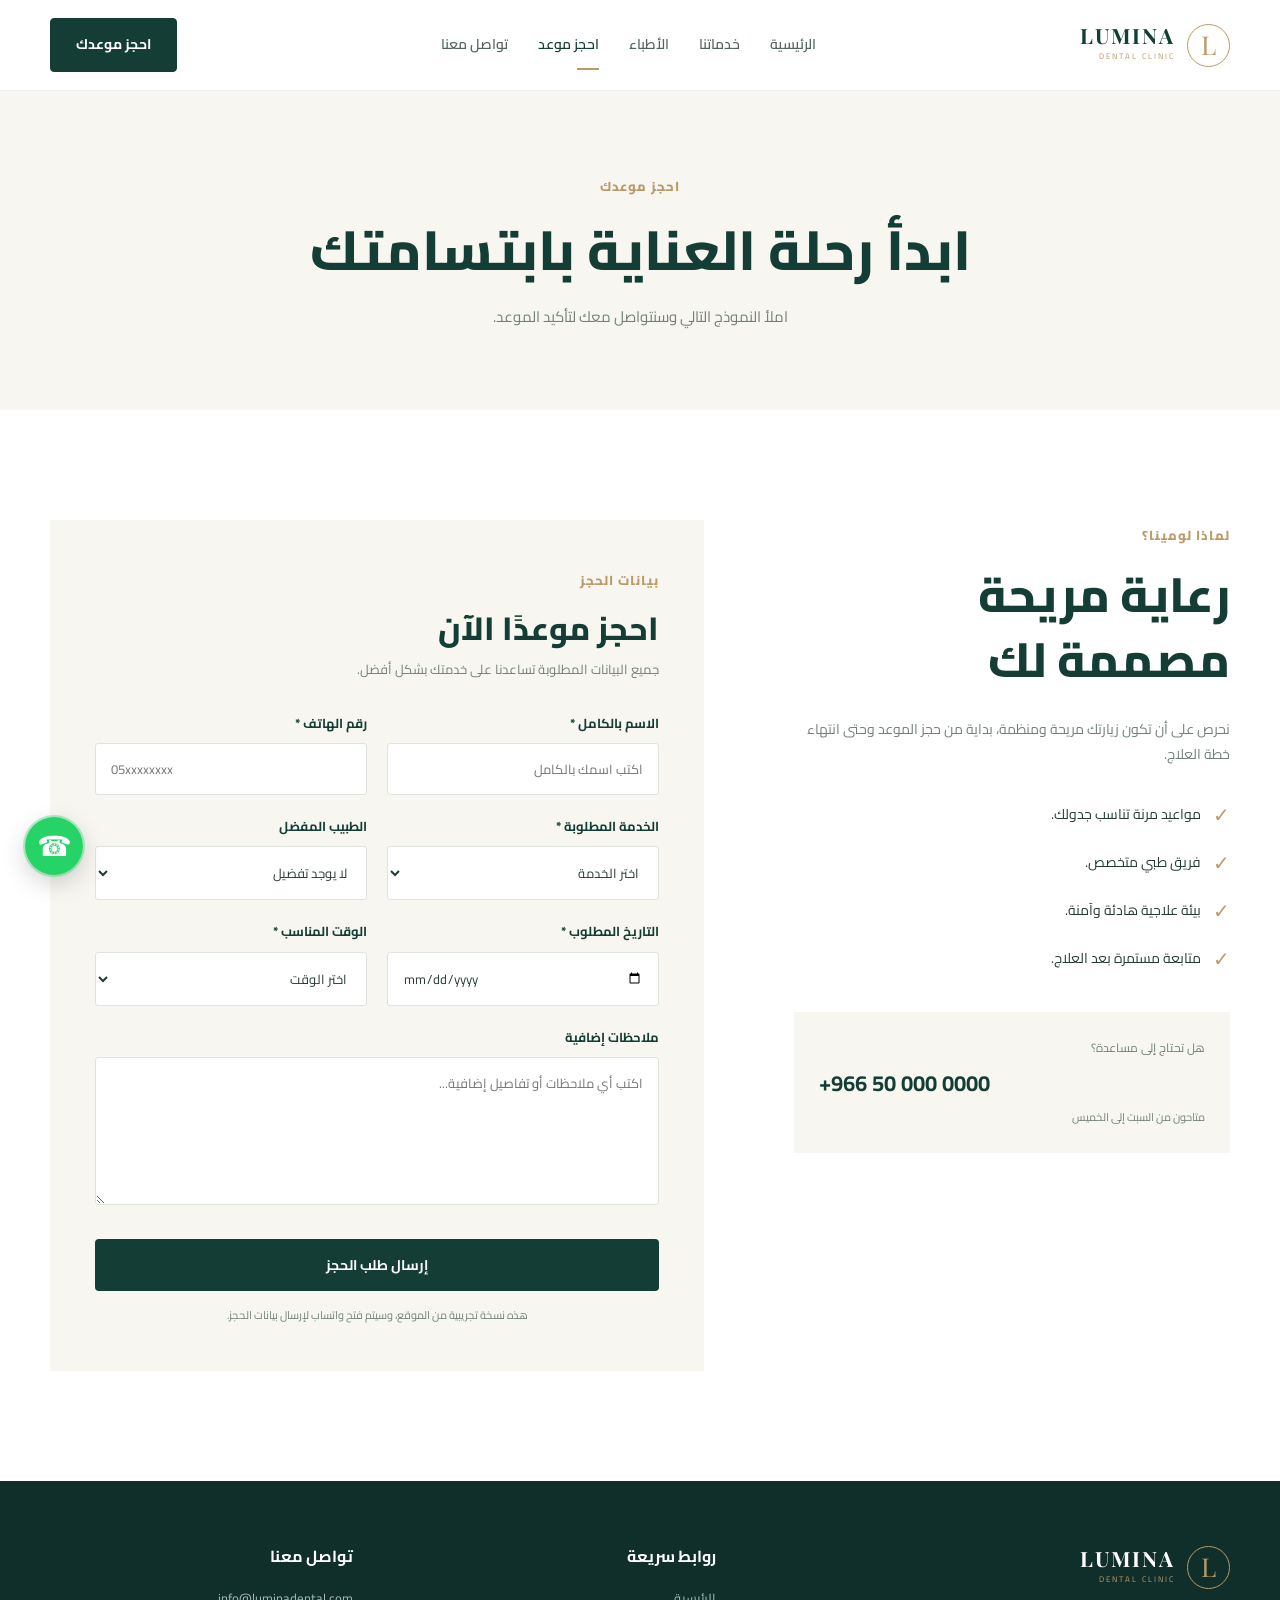
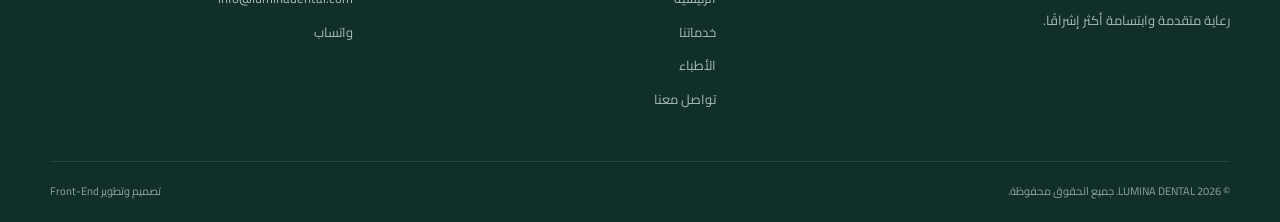
<file: appointment.html>
<!DOCTYPE html>
<html lang="ar" dir="rtl">
<head>
    <meta charset="UTF-8">
    <meta name="viewport" content="width=device-width, initial-scale=1.0">

    <title>حجز موعد | LUMINA DENTAL</title>

    <link rel="preconnect" href="https://fonts.googleapis.com">
    <link rel="preconnect" href="https://fonts.gstatic.com" crossorigin>

    <link href="https://fonts.googleapis.com/css2?family=Cairo:wght@400;500;600;700;800&family=Playfair+Display:wght@600;700&display=swap" rel="stylesheet">

    <link rel="stylesheet" href="style.css">
</head>
<body>

<header class="site-header">
    <div class="container header-content">

        <a href="index.html" class="logo">
            <span class="logo-mark">L</span>
            <span>
                <strong>LUMINA</strong>
                <small>DENTAL CLINIC</small>
            </span>
        </a>

        <button class="menu-toggle" aria-label="فتح القائمة">☰</button>

        <nav class="main-nav">
            <a href="index.html">الرئيسية</a>
            <a href="services.html">خدماتنا</a>
            <a href="doctors.html">الأطباء</a>
            <a href="appointment.html" class="active">احجز موعد</a>
            <a href="contact.html">تواصل معنا</a>
        </nav>

        <a href="appointment.html" class="header-button">احجز موعدك</a>

    </div>
</header>

<main>

    <section class="inner-hero">
        <div class="container">
            <span class="eyebrow">احجز موعدك</span>
            <h1>ابدأ رحلة العناية بابتسامتك</h1>
            <p>املأ النموذج التالي وسنتواصل معك لتأكيد الموعد.</p>
        </div>
    </section>

    <section class="section appointment-page-section">
        <div class="container appointment-page-grid">

            <div class="appointment-info">
                <span class="eyebrow">لماذا لومينا؟</span>
                <h2>رعاية مريحة<br>مصممة لك</h2>

                <p>
                    نحرص على أن تكون زيارتك مريحة ومنظمة،
                    بداية من حجز الموعد وحتى انتهاء خطة العلاج.
                </p>

                <div class="appointment-info-list">

                    <div>
                        <span>✓</span>
                        <p>مواعيد مرنة تناسب جدولك.</p>
                    </div>

                    <div>
                        <span>✓</span>
                        <p>فريق طبي متخصص.</p>
                    </div>

                    <div>
                        <span>✓</span>
                        <p>بيئة علاجية هادئة وآمنة.</p>
                    </div>

                    <div>
                        <span>✓</span>
                        <p>متابعة مستمرة بعد العلاج.</p>
                    </div>

                </div>

                <div class="appointment-contact-box">
                    <span>هل تحتاج إلى مساعدة؟</span>
                    <strong dir="ltr">+966 50 000 0000</strong>
                    <small>متاحون من السبت إلى الخميس</small>
                </div>
            </div>

            <div class="appointment-form-wrapper">

                <div class="form-heading">
                    <span class="eyebrow">بيانات الحجز</span>
                    <h2>احجز موعدًا الآن</h2>
                    <p>جميع البيانات المطلوبة تساعدنا على خدمتك بشكل أفضل.</p>
                </div>

                <form id="appointmentForm" class="appointment-form">

                    <div class="form-row">

                        <div class="form-group">
                            <label for="patientName">الاسم بالكامل *</label>
                            <input
                                type="text"
                                id="patientName"
                                placeholder="اكتب اسمك بالكامل"
                                required
                            >
                        </div>

                        <div class="form-group">
                            <label for="patientPhone">رقم الهاتف *</label>
                            <input
                                type="tel"
                                id="patientPhone"
                                placeholder="05xxxxxxxx"
                                required
                            >
                        </div>

                    </div>

                    <div class="form-row">

                        <div class="form-group">
                            <label for="service">الخدمة المطلوبة *</label>
                            <select id="service" required>
                                <option value="">اختر الخدمة</option>
                                <option value="تنظيف وتلميع الأسنان">تنظيف وتلميع الأسنان</option>
                                <option value="تجميل الأسنان">تجميل الأسنان</option>
                                <option value="زراعة الأسنان">زراعة الأسنان</option>
                                <option value="تقويم الأسنان">تقويم الأسنان</option>
                                <option value="علاج الجذور">علاج الجذور</option>
                                <option value="فحص عام">فحص عام</option>
                            </select>
                        </div>

                        <div class="form-group">
                            <label for="doctor">الطبيب المفضل</label>
                            <select id="doctor">
                                <option value="">لا يوجد تفضيل</option>
                                <option value="د. أحمد محمود">د. أحمد محمود</option>
                                <option value="د. سارة علي">د. سارة علي</option>
                                <option value="د. محمد عادل">د. محمد عادل</option>
                            </select>
                        </div>

                    </div>

                    <div class="form-row">

                        <div class="form-group">
                            <label for="appointmentDate">التاريخ المطلوب *</label>
                            <input
                                type="date"
                                id="appointmentDate"
                                required
                            >
                        </div>

                        <div class="form-group">
                            <label for="appointmentTime">الوقت المناسب *</label>
                            <select id="appointmentTime" required>
                                <option value="">اختر الوقت</option>
                                <option value="10:00 صباحًا">10:00 صباحًا</option>
                                <option value="12:00 ظهرًا">12:00 ظهرًا</option>
                                <option value="02:00 ظهرًا">02:00 ظهرًا</option>
                                <option value="04:00 عصرًا">04:00 عصرًا</option>
                                <option value="06:00 مساءً">06:00 مساءً</option>
                                <option value="08:00 مساءً">08:00 مساءً</option>
                            </select>
                        </div>

                    </div>

                    <div class="form-group">
                        <label for="notes">ملاحظات إضافية</label>
                        <textarea
                            id="notes"
                            rows="5"
                            placeholder="اكتب أي ملاحظات أو تفاصيل إضافية..."
                        ></textarea>
                    </div>

                    <button type="submit" class="primary-button form-submit">
                        إرسال طلب الحجز
                    </button>

                    <div id="successMessage" class="form-message"></div>

                    <p class="form-disclaimer">
                        هذه نسخة تجريبية من الموقع، وسيتم فتح واتساب لإرسال بيانات الحجز.
                    </p>

                </form>

            </div>

        </div>
    </section>

</main>

<a
    class="whatsapp-float"
    href="https://wa.me/201000000000"
    target="_blank"
    aria-label="تواصل معنا عبر واتساب"
>
    ☎
</a>

<footer class="site-footer">
    <div class="container footer-grid">

        <div class="footer-brand">
            <a href="index.html" class="logo footer-logo">
                <span class="logo-mark">L</span>
                <span>
                    <strong>LUMINA</strong>
                    <small>DENTAL CLINIC</small>
                </span>
            </a>

            <p>رعاية متقدمة وابتسامة أكثر إشراقًا.</p>
        </div>

        <div class="footer-column">
            <h3>روابط سريعة</h3>
            <a href="index.html">الرئيسية</a>
            <a href="services.html">خدماتنا</a>
            <a href="doctors.html">الأطباء</a>
            <a href="contact.html">تواصل معنا</a>
        </div>

        <div class="footer-column">
            <h3>تواصل معنا</h3>
            <a href="mailto:info@luminadental.com">info@luminadental.com</a>
            <a href="https://wa.me/201000000000" target="_blank">واتساب</a>
        </div>

    </div>

    <div class="container footer-bottom">
        <p>© 2026 LUMINA DENTAL. جميع الحقوق محفوظة.</p>
        <p>تصميم وتطوير Front-End</p>
    </div>
</footer>

<script src="script.js"></script>
</body>
</html>
</file>
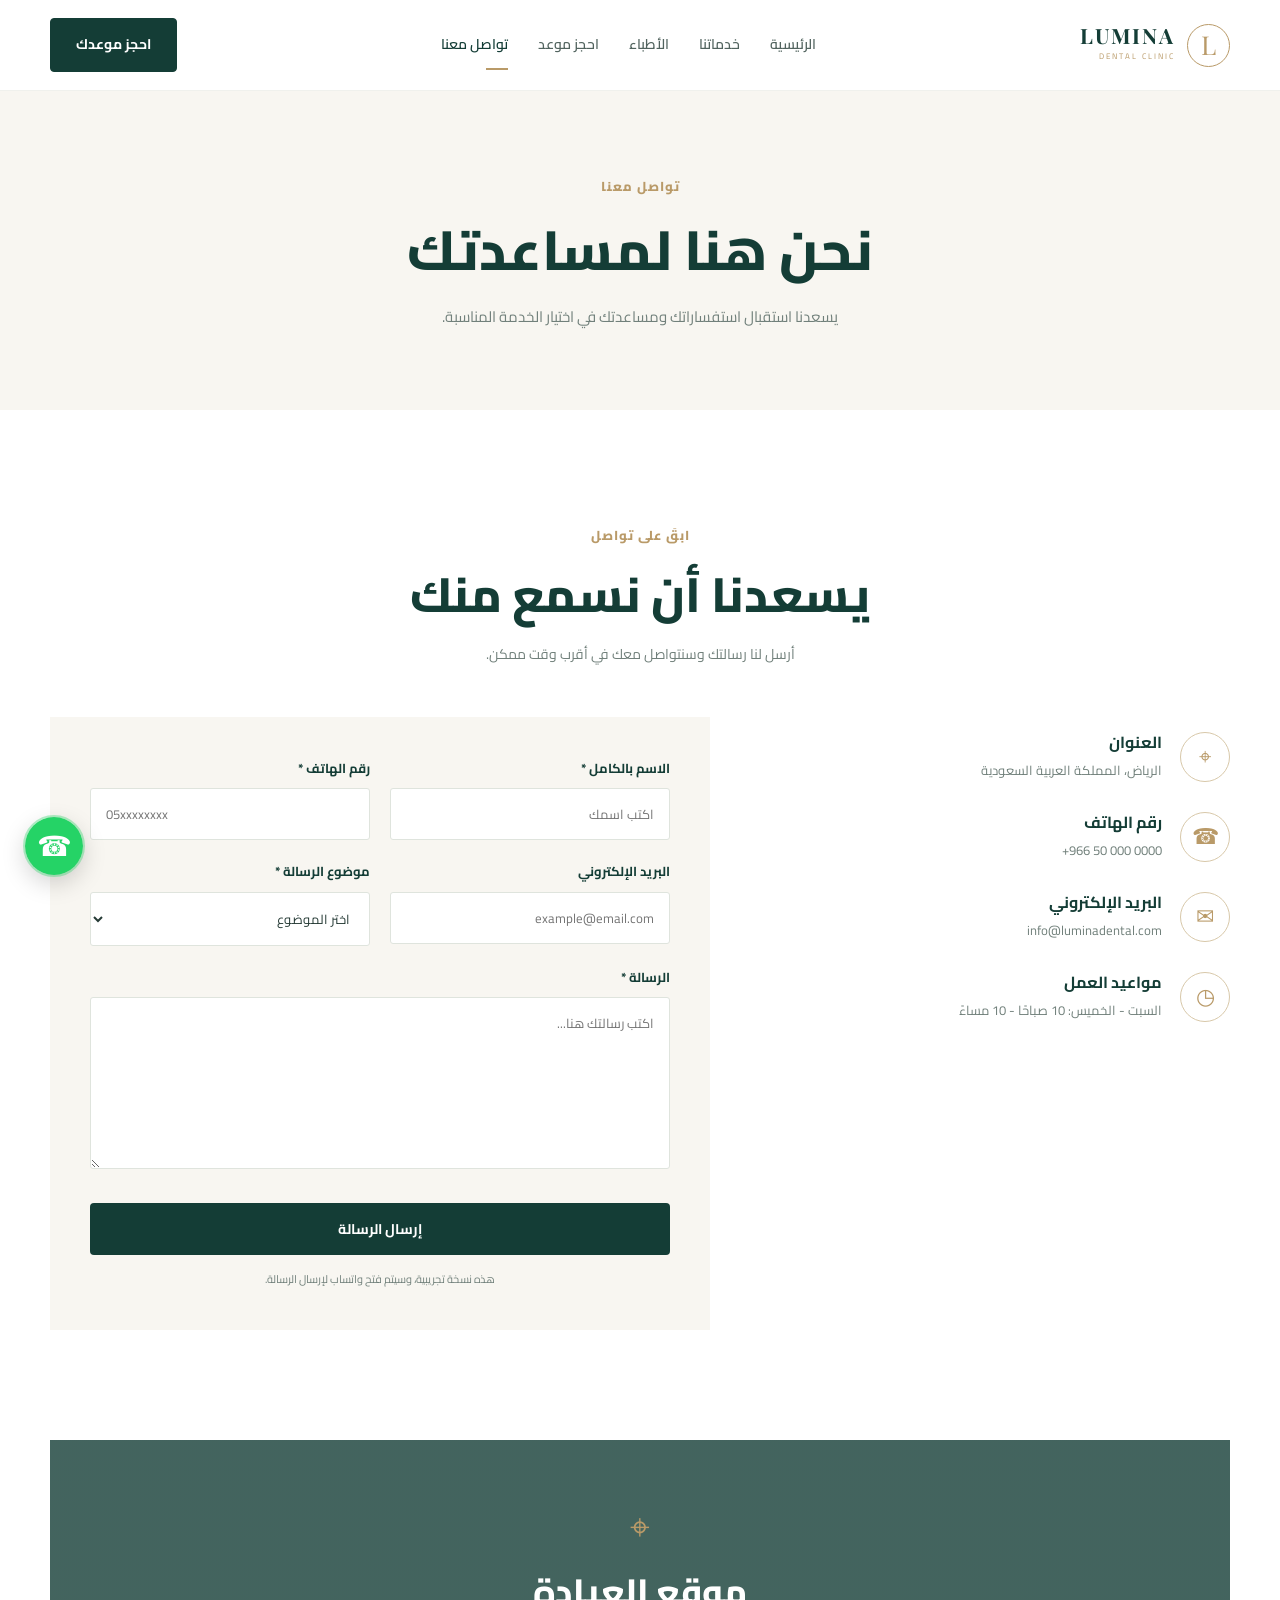
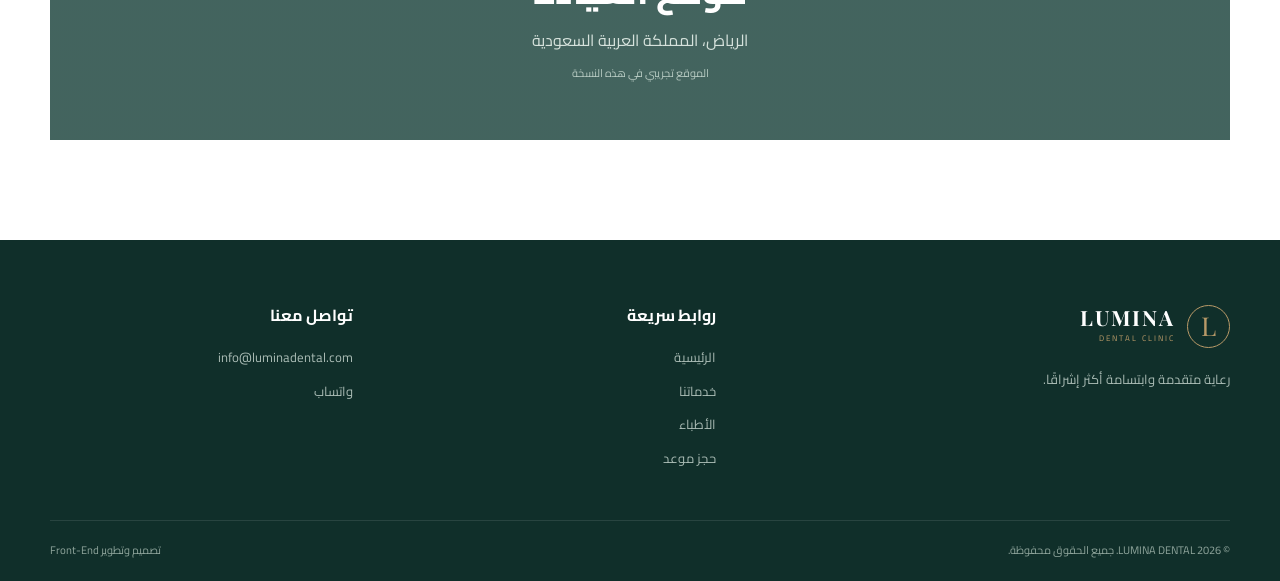
<file: contact.html>
<!DOCTYPE html>
<html lang="ar" dir="rtl">
<head>
    <meta charset="UTF-8">
    <meta name="viewport" content="width=device-width, initial-scale=1.0">

    <title>تواصل معنا | LUMINA DENTAL</title>

    <link rel="preconnect" href="https://fonts.googleapis.com">
    <link rel="preconnect" href="https://fonts.gstatic.com" crossorigin>

    <link href="https://fonts.googleapis.com/css2?family=Cairo:wght@400;500;600;700;800&family=Playfair+Display:wght@600;700&display=swap" rel="stylesheet">

    <link rel="stylesheet" href="style.css">
</head>
<body>

<header class="site-header">
    <div class="container header-content">

        <a href="index.html" class="logo">
            <span class="logo-mark">L</span>
            <span>
                <strong>LUMINA</strong>
                <small>DENTAL CLINIC</small>
            </span>
        </a>

        <button class="menu-toggle" aria-label="فتح القائمة">☰</button>

        <nav class="main-nav">
            <a href="index.html">الرئيسية</a>
            <a href="services.html">خدماتنا</a>
            <a href="doctors.html">الأطباء</a>
            <a href="appointment.html">احجز موعد</a>
            <a href="contact.html" class="active">تواصل معنا</a>
        </nav>

        <a href="appointment.html" class="header-button">احجز موعدك</a>

    </div>
</header>

<main>

    <section class="inner-hero">
        <div class="container">
            <span class="eyebrow">تواصل معنا</span>
            <h1>نحن هنا لمساعدتك</h1>
            <p>يسعدنا استقبال استفساراتك ومساعدتك في اختيار الخدمة المناسبة.</p>
        </div>
    </section>

    <section class="section contact-page-section">
        <div class="container">

            <div class="contact-page-heading">
                <span class="eyebrow">ابقَ على تواصل</span>
                <h2>يسعدنا أن نسمع منك</h2>
                <p>
                    أرسل لنا رسالتك وسنتواصل معك في أقرب وقت ممكن.
                </p>
            </div>

            <div class="contact-page-grid">

                <div class="contact-page-info">

                    <div class="contact-page-item">
                        <div class="contact-page-icon">⌖</div>
                        <div>
                            <h3>العنوان</h3>
                            <p>الرياض، المملكة العربية السعودية</p>
                        </div>
                    </div>

                    <div class="contact-page-item">
                        <div class="contact-page-icon">☎</div>
                        <div>
                            <h3>رقم الهاتف</h3>
                            <p dir="ltr">+966 50 000 0000</p>
                        </div>
                    </div>

                    <div class="contact-page-item">
                        <div class="contact-page-icon">✉</div>
                        <div>
                            <h3>البريد الإلكتروني</h3>
                            <p>info@luminadental.com</p>
                        </div>
                    </div>

                    <div class="contact-page-item">
                        <div class="contact-page-icon">◷</div>
                        <div>
                            <h3>مواعيد العمل</h3>
                            <p>السبت - الخميس: 10 صباحًا - 10 مساءً</p>
                        </div>
                    </div>

                </div>

                <div class="contact-page-form">

                    <form id="contactForm">

                        <div class="form-row">

                            <div class="form-group">
                                <label for="contactName">الاسم بالكامل *</label>
                                <input
                                    type="text"
                                    id="contactName"
                                    placeholder="اكتب اسمك"
                                    required
                                >
                            </div>

                            <div class="form-group">
                                <label for="contactPhone">رقم الهاتف *</label>
                                <input
                                    type="tel"
                                    id="contactPhone"
                                    placeholder="05xxxxxxxx"
                                    required
                                >
                            </div>

                        </div>

                        <div class="form-row">

                            <div class="form-group">
                                <label for="contactEmail">البريد الإلكتروني</label>
                                <input
                                    type="email"
                                    id="contactEmail"
                                    placeholder="example@email.com"
                                >
                            </div>

                            <div class="form-group">
                                <label for="contactSubject">موضوع الرسالة *</label>
                                <select id="contactSubject" required>
                                    <option value="">اختر الموضوع</option>
                                    <option value="استفسار عن خدمة">استفسار عن خدمة</option>
                                    <option value="استفسار عن الأسعار">استفسار عن الأسعار</option>
                                    <option value="طلب حجز">طلب حجز</option>
                                    <option value="أخرى">أخرى</option>
                                </select>
                            </div>

                        </div>

                        <div class="form-group">
                            <label for="contactMessage">الرسالة *</label>
                            <textarea
                                id="contactMessage"
                                rows="6"
                                placeholder="اكتب رسالتك هنا..."
                                required
                            ></textarea>
                        </div>

                        <button type="submit" class="primary-button form-submit">
                            إرسال الرسالة
                        </button>

                        <div id="contactSuccess" class="form-message"></div>

                        <p class="form-disclaimer">
                            هذه نسخة تجريبية، وسيتم فتح واتساب لإرسال الرسالة.
                        </p>

                    </form>

                </div>

            </div>

        </div>
    </section>

    <section class="contact-map-section">
        <div class="container">
            <div class="contact-map-large">
                <div>
                    <span class="map-pin">⌖</span>
                    <h2>موقع العيادة</h2>
                    <p>الرياض، المملكة العربية السعودية</p>
                    <span class="map-note">الموقع تجريبي في هذه النسخة</span>
                </div>
            </div>
        </div>
    </section>

</main>

<a
    class="whatsapp-float"
    href="https://wa.me/201000000000"
    target="_blank"
    aria-label="تواصل معنا عبر واتساب"
>
    ☎
</a>

<footer class="site-footer">
    <div class="container footer-grid">

        <div class="footer-brand">
            <a href="index.html" class="logo footer-logo">
                <span class="logo-mark">L</span>
                <span>
                    <strong>LUMINA</strong>
                    <small>DENTAL CLINIC</small>
                </span>
            </a>

            <p>رعاية متقدمة وابتسامة أكثر إشراقًا.</p>
        </div>

        <div class="footer-column">
            <h3>روابط سريعة</h3>
            <a href="index.html">الرئيسية</a>
            <a href="services.html">خدماتنا</a>
            <a href="doctors.html">الأطباء</a>
            <a href="appointment.html">حجز موعد</a>
        </div>

        <div class="footer-column">
            <h3>تواصل معنا</h3>
            <a href="mailto:info@luminadental.com">info@luminadental.com</a>
            <a href="https://wa.me/201000000000" target="_blank">واتساب</a>
        </div>

    </div>

    <div class="container footer-bottom">
        <p>© 2026 LUMINA DENTAL. جميع الحقوق محفوظة.</p>
        <p>تصميم وتطوير Front-End</p>
    </div>
</footer>

<script src="script.js"></script>
</body>
</html>
</file>
<file: style.css>
:root {
    --dark-green: #143d36;
    --green: #1d574b;
    --gold: #b99a68;
    --cream: #f8f6f1;
    --white: #ffffff;
    --text: #263b36;
    --muted: #71807b;
    --border: #e5e8e2;
    --shadow: 0 20px 60px rgba(20, 61, 54, 0.08);
}

* {
    margin: 0;
    padding: 0;
    box-sizing: border-box;
}

html {
    scroll-behavior: smooth;
}

body {
    font-family: "Cairo", sans-serif;
    background: var(--white);
    color: var(--text);
    line-height: 1.8;
}

a {
    text-decoration: none;
    color: inherit;
}

img {
    display: block;
    width: 100%;
    object-fit: cover;
}

button,
input,
select,
textarea {
    font-family: inherit;
}

button {
    cursor: pointer;
}

.container {
    width: min(1180px, calc(100% - 40px));
    margin: 0 auto;
}

.section {
    padding: 110px 0;
}

.eyebrow {
    display: inline-block;
    color: var(--gold);
    font-size: 13px;
    font-weight: 800;
    letter-spacing: 1px;
    margin-bottom: 15px;
}

h1,
h2,
h3 {
    line-height: 1.35;
}

h1,
h2 {
    font-weight: 800;
}

h2 {
    font-size: clamp(30px, 4vw, 48px);
}

p {
    color: var(--muted);
}

/* =========================
   Header
========================= */

.site-header {
    background: rgba(255, 255, 255, 0.96);
    border-bottom: 1px solid #f0f1ed;
    position: relative;
    z-index: 1000;
}

.header-content {
    min-height: 90px;
    display: flex;
    align-items: center;
    justify-content: space-between;
    gap: 30px;
}

.logo {
    display: inline-flex;
    align-items: center;
    gap: 12px;
    color: var(--dark-green);
}

.logo-mark {
    width: 43px;
    height: 43px;
    border: 1px solid var(--gold);
    border-radius: 50%;
    display: flex;
    align-items: center;
    justify-content: center;
    font-family: "Playfair Display", serif;
    font-size: 26px;
    color: var(--gold);
}

.logo strong {
    display: block;
    font-family: "Playfair Display", serif;
    font-size: 21px;
    letter-spacing: 2px;
    line-height: 1;
}

.logo small {
    display: block;
    font-size: 8px;
    letter-spacing: 2px;
    color: var(--gold);
    margin-top: 4px;
}

.main-nav {
    display: flex;
    align-items: center;
    gap: 30px;
}

.main-nav a {
    color: #52645f;
    font-size: 14px;
    font-weight: 600;
    transition: 0.3s;
}

.main-nav a:hover,
.main-nav a.active {
    color: var(--dark-green);
}

.main-nav a.active {
    position: relative;
}

.main-nav a.active::after {
    content: "";
    position: absolute;
    bottom: -12px;
    right: 0;
    width: 22px;
    height: 2px;
    background: var(--gold);
}

.header-button,
.primary-button {
    display: inline-flex;
    align-items: center;
    justify-content: center;
    background: var(--dark-green);
    color: white;
    padding: 13px 25px;
    border-radius: 4px;
    font-size: 14px;
    font-weight: 700;
    border: 1px solid var(--dark-green);
    transition: 0.3s;
}

.header-button:hover,
.primary-button:hover {
    background: var(--green);
    transform: translateY(-2px);
}

.menu-toggle {
    display: none;
    border: 0;
    background: transparent;
    font-size: 27px;
    color: var(--dark-green);
}

/* =========================
   Hero
========================= */

.hero-section {
    background: var(--cream);
    padding: 70px 0 85px;
    overflow: hidden;
}

.hero-content {
    display: grid;
    grid-template-columns: 1fr 1fr;
    align-items: center;
    gap: 60px;
}

.hero-text h1 {
    font-size: clamp(38px, 5vw, 65px);
    color: var(--dark-green);
    margin-bottom: 25px;
}

.hero-text h1 span {
    color: var(--gold);
}

.hero-text > p {
    max-width: 510px;
    font-size: 16px;
    margin-bottom: 30px;
}

.hero-buttons {
    display: flex;
    align-items: center;
    gap: 15px;
    flex-wrap: wrap;
}

.secondary-button,
.outline-button {
    display: inline-flex;
    align-items: center;
    justify-content: center;
    padding: 13px 25px;
    border: 1px solid var(--dark-green);
    color: var(--dark-green);
    border-radius: 4px;
    font-size: 14px;
    font-weight: 700;
    transition: 0.3s;
}

.secondary-button:hover,
.outline-button:hover {
    background: var(--dark-green);
    color: white;
}

.hero-note {
    display: flex;
    align-items: center;
    gap: 10px;
    color: var(--muted);
    font-size: 13px;
    margin-top: 30px;
}

.hero-note span {
    color: var(--gold);
    font-size: 20px;
}

/* تم تصغير صورة الـ Hero */

.hero-image-wrapper {
    position: relative;
    padding: 15px;
    max-width: 520px;
    margin: auto;
}

.hero-image-card {
    height: 430px;
    overflow: hidden;
    border-radius: 150px 150px 0 0;
    position: relative;
    z-index: 2;
}

.hero-image-card img {
    height: 100%;
    object-fit: cover;
}

.experience-card {
    position: absolute;
    z-index: 3;
    bottom: 25px;
    right: -10px;
    background: white;
    padding: 20px 25px;
    box-shadow: var(--shadow);
    display: flex;
    flex-direction: column;
}

.experience-card strong {
    color: var(--dark-green);
    font-size: 30px;
    line-height: 1;
}

.experience-card span {
    color: var(--muted);
    font-size: 12px;
    margin-top: 7px;
}

.hero-decoration {
    position: absolute;
    width: 190px;
    height: 190px;
    left: -5px;
    bottom: -10px;
    border: 1px solid var(--gold);
    z-index: 1;
}

/* =========================
   Trust
========================= */

.trust-section {
    border-bottom: 1px solid var(--border);
}

.trust-grid {
    display: grid;
    grid-template-columns: repeat(4, 1fr);
}

.trust-item {
    display: flex;
    align-items: center;
    gap: 15px;
    padding: 28px 20px;
    border-left: 1px solid var(--border);
}

.trust-item:last-child {
    border-left: 0;
}

.trust-icon {
    width: 42px;
    height: 42px;
    border: 1px solid #d8c8a9;
    border-radius: 50%;
    display: flex;
    align-items: center;
    justify-content: center;
    color: var(--gold);
    font-size: 20px;
}

.trust-item strong {
    display: block;
    color: var(--dark-green);
    font-size: 14px;
}

.trust-item small {
    color: var(--muted);
    font-size: 11px;
}

/* =========================
   Section Heading
========================= */

.section-heading {
    display: flex;
    justify-content: space-between;
    align-items: flex-end;
    gap: 40px;
    margin-bottom: 55px;
}

.section-heading > p {
    max-width: 390px;
    font-size: 14px;
}

/* =========================
   Services
========================= */

.services-section {
    background: white;
}

.services-grid {
    display: grid;
    grid-template-columns: repeat(3, 1fr);
    gap: 25px;
}

.service-card {
    background: var(--cream);
    transition: 0.3s;
}

.service-card:hover {
    transform: translateY(-8px);
    box-shadow: var(--shadow);
}

.service-image {
    height: 230px;
    overflow: hidden;
}

.service-image img {
    height: 100%;
    transition: 0.5s;
}

.service-card:hover .service-image img {
    transform: scale(1.06);
}

.service-content {
    padding: 28px;
    position: relative;
}

.service-number {
    color: var(--gold);
    font-family: "Playfair Display", serif;
    font-size: 24px;
}

.service-content h3 {
    color: var(--dark-green);
    font-size: 21px;
    margin: 10px 0;
}

.service-content p {
    font-size: 13px;
    margin-bottom: 20px;
}

.service-content a {
    color: var(--dark-green);
    font-size: 13px;
    font-weight: 800;
}

.center-button {
    text-align: center;
    margin-top: 45px;
}

/* =========================
   About
========================= */

.about-section {
    background: var(--cream);
}

.about-grid {
    display: grid;
    grid-template-columns: 1fr 1fr;
    gap: 100px;
    align-items: center;
}

.about-images {
    position: relative;
    min-height: 530px;
}

.about-image-main {
    width: 78%;
    height: 480px;
    object-fit: cover;
}

.about-image-small {
    position: absolute;
    bottom: 0;
    left: 0;
    width: 48%;
    height: 220px;
    border: 12px solid var(--cream);
}

.about-content h2 {
    color: var(--dark-green);
    margin-bottom: 25px;
}

.about-content h2 span {
    color: var(--gold);
}

.about-content > p {
    font-size: 15px;
    margin-bottom: 25px;
}

.about-list {
    margin-bottom: 30px;
}

.about-list div {
    display: flex;
    align-items: center;
    gap: 12px;
    margin-bottom: 10px;
}

.about-list span {
    color: var(--gold);
    font-size: 20px;
}

.about-list p {
    color: var(--text);
    font-size: 14px;
}

/* =========================
   Doctors
========================= */

.doctors-grid {
    display: grid;
    grid-template-columns: repeat(3, 1fr);
    gap: 25px;
}

.doctor-card {
    background: var(--cream);
}

.doctor-card > img {
    height: 350px;
    object-position: top;
}

.doctor-info {
    padding: 25px;
}

.doctor-info span {
    color: var(--gold);
    font-size: 12px;
}

.doctor-info h3 {
    color: var(--dark-green);
    font-size: 22px;
    margin: 7px 0;
}

.doctor-info p {
    font-size: 13px;
}

/* =========================
   CTA
========================= */

.appointment-cta {
    background: var(--dark-green);
    padding: 70px 0;
}

.appointment-cta-content {
    display: flex;
    align-items: center;
    justify-content: space-between;
    gap: 40px;
}

.appointment-cta h2 {
    color: white;
    font-size: clamp(28px, 4vw, 43px);
    margin-bottom: 12px;
}

.appointment-cta p {
    color: #c6d3ce;
}

.light-button {
    display: inline-flex;
    align-items: center;
    justify-content: center;
    background: white;
    color: var(--dark-green);
    padding: 14px 28px;
    border-radius: 4px;
    font-size: 14px;
    font-weight: 800;
    white-space: nowrap;
    transition: 0.3s;
}

.light-button:hover {
    background: var(--gold);
    color: white;
}

/* =========================
   Contact Preview
========================= */

.contact-preview {
    background: var(--cream);
}

.contact-preview-grid {
    display: grid;
    grid-template-columns: 0.9fr 1.1fr;
    gap: 90px;
    align-items: center;
}

.contact-preview-content h2 {
    color: var(--dark-green);
    margin-bottom: 25px;
}

.contact-preview-content > p {
    font-size: 14px;
    margin-bottom: 30px;
    max-width: 450px;
}

.contact-details {
    margin-bottom: 30px;
}

.contact-detail {
    display: flex;
    align-items: center;
    gap: 15px;
    margin-bottom: 20px;
}

.contact-detail > span {
    width: 42px;
    height: 42px;
    border: 1px solid #d8c8a9;
    border-radius: 50%;
    display: flex;
    align-items: center;
    justify-content: center;
    color: var(--gold);
}

.contact-detail strong {
    display: block;
    color: var(--dark-green);
    font-size: 13px;
}

.contact-detail p {
    font-size: 13px;
}

.contact-preview-image {
    height: 530px;
    overflow: hidden;
}

.contact-preview-image img {
    height: 100%;
}

/* =========================
   Inner Hero
========================= */

.inner-hero {
    background: var(--cream);
    padding: 80px 0;
    text-align: center;
}

.inner-hero h1 {
    color: var(--dark-green);
    font-size: clamp(32px, 5vw, 55px);
    margin-bottom: 15px;
}

.inner-hero p {
    font-size: 15px;
}

/* =========================
   Services Page
========================= */

.services-page-grid {
    display: grid;
    grid-template-columns: repeat(2, 1fr);
    gap: 30px;
}

.large-service-card {
    background: var(--cream);
    display: grid;
    grid-template-columns: 0.9fr 1fr;
    min-height: 260px;
}

.large-service-card img {
    height: 100%;
    min-height: 260px;
}

.large-service-card > div {
    padding: 28px;
}

.large-service-card span {
    color: var(--gold);
    font-family: "Playfair Display", serif;
    font-size: 25px;
}

.large-service-card h3 {
    color: var(--dark-green);
    font-size: 21px;
    margin: 10px 0;
}

.large-service-card p {
    font-size: 13px;
}

/* =========================
   Doctors Page
========================= */

.doctors-page-grid {
    display: flex;
    flex-direction: column;
    gap: 35px;
}

.doctor-profile-card {
    display: grid;
    grid-template-columns: 350px 1fr;
    background: var(--cream);
}

.doctor-profile-image {
    height: 390px;
}

.doctor-profile-image img {
    height: 100%;
    object-position: top;
}

.doctor-profile-content {
    padding: 50px;
}

.doctor-profile-content > span {
    color: var(--gold);
    font-size: 13px;
}

.doctor-profile-content h2 {
    color: var(--dark-green);
    font-size: 35px;
    margin: 8px 0 18px;
}

.doctor-profile-content p {
    max-width: 600px;
    font-size: 14px;
    margin-bottom: 25px;
}

.doctor-specialties {
    display: flex;
    gap: 10px;
    flex-wrap: wrap;
    margin-bottom: 30px;
}

.doctor-specialties span {
    border: 1px solid #d8c8a9;
    padding: 5px 13px;
    color: var(--dark-green);
    font-size: 12px;
}

/* =========================
   Appointment Page
========================= */

.appointment-page-section {
    background: white;
}

.appointment-page-grid {
    display: grid;
    grid-template-columns: 0.8fr 1.2fr;
    gap: 90px;
    align-items: start;
}

.appointment-info h2 {
    color: var(--dark-green);
    margin-bottom: 25px;
}

.appointment-info > p {
    font-size: 14px;
    margin-bottom: 30px;
}

.appointment-info-list {
    margin-bottom: 35px;
}

.appointment-info-list div {
    display: flex;
    gap: 12px;
    align-items: center;
    margin-bottom: 12px;
}

.appointment-info-list span {
    color: var(--gold);
    font-size: 20px;
}

.appointment-info-list p {
    color: var(--text);
    font-size: 14px;
}

.appointment-contact-box {
    background: var(--cream);
    padding: 25px;
    display: flex;
    flex-direction: column;
    gap: 5px;
}

.appointment-contact-box span {
    color: var(--muted);
    font-size: 12px;
}

.appointment-contact-box strong {
    color: var(--dark-green);
    font-size: 22px;
}

.appointment-contact-box small {
    color: var(--muted);
    font-size: 11px;
}

.appointment-form-wrapper {
    background: var(--cream);
    padding: 45px;
}

.form-heading {
    margin-bottom: 30px;
}

.form-heading h2 {
    color: var(--dark-green);
    font-size: 32px;
    margin-bottom: 8px;
}

.form-heading p {
    font-size: 13px;
}

.form-row {
    display: grid;
    grid-template-columns: repeat(2, 1fr);
    gap: 20px;
}

.form-group {
    margin-bottom: 20px;
}

.form-group label {
    display: block;
    color: var(--dark-green);
    font-size: 13px;
    font-weight: 700;
    margin-bottom: 8px;
}

.form-group input,
.form-group select,
.form-group textarea {
    width: 100%;
    border: 1px solid #dfe4dd;
    background: white;
    color: var(--text);
    padding: 13px 15px;
    border-radius: 3px;
    outline: none;
    font-size: 13px;
    transition: 0.3s;
}

.form-group input:focus,
.form-group select:focus,
.form-group textarea:focus {
    border-color: var(--gold);
}

.form-group textarea {
    resize: vertical;
}

.form-submit {
    width: 100%;
    border: 0;
    margin-top: 5px;
}

.form-message {
    display: none;
    padding: 14px;
    border: 1px solid;
    margin-top: 18px;
    font-size: 13px;
    border-radius: 3px;
}

.form-disclaimer {
    font-size: 11px;
    color: var(--muted);
    margin-top: 15px;
    text-align: center;
}

/* =========================
   Contact Page
========================= */

.contact-page-heading {
    text-align: center;
    margin-bottom: 50px;
}

.contact-page-heading h2 {
    color: var(--dark-green);
    margin-bottom: 15px;
}

.contact-page-heading p {
    font-size: 14px;
}

.contact-page-grid {
    display: grid;
    grid-template-columns: 0.8fr 1.2fr;
    gap: 80px;
    align-items: start;
}

.contact-page-info {
    padding-top: 15px;
}

.contact-page-item {
    display: flex;
    align-items: flex-start;
    gap: 18px;
    margin-bottom: 30px;
}

.contact-page-icon {
    width: 50px;
    height: 50px;
    border: 1px solid #d8c8a9;
    border-radius: 50%;
    display: flex;
    align-items: center;
    justify-content: center;
    color: var(--gold);
    font-size: 22px;
    flex-shrink: 0;
}

.contact-page-item h3 {
    color: var(--dark-green);
    font-size: 16px;
    margin-bottom: 5px;
}

.contact-page-item p {
    font-size: 13px;
}

.contact-page-form {
    background: var(--cream);
    padding: 40px;
}

.contact-map-section {
    padding: 0 0 100px;
    background: white;
}

.contact-map-large {
    min-height: 300px;
    background:
        linear-gradient(rgba(20, 61, 54, 0.8), rgba(20, 61, 54, 0.8)),
        url("https://images.unsplash.com/photo-1519494026892-80bbd2d6fd0d?auto=format&fit=crop&w=1400&q=85");
    background-size: cover;
    background-position: center;
    display: flex;
    align-items: center;
    justify-content: center;
    text-align: center;
    color: white;
}

.contact-map-large h2 {
    font-size: 35px;
    margin: 10px 0;
}

.contact-map-large p {
    color: #d6e2dc;
}

.map-pin {
    font-size: 35px;
    color: var(--gold);
}

.map-note {
    display: block;
    color: #b8cbc3;
    font-size: 11px;
    margin-top: 10px;
}

/* =========================
   Footer
========================= */

.site-footer {
    background: #102f2a;
    color: white;
    padding-top: 65px;
}

.footer-grid {
    display: grid;
    grid-template-columns: 1.5fr 1fr 1fr;
    gap: 60px;
    padding-bottom: 50px;
}

.footer-logo {
    color: white;
    margin-bottom: 20px;
}

.footer-brand p {
    color: #a9bbb4;
    font-size: 13px;
    max-width: 280px;
}

.footer-column {
    display: flex;
    flex-direction: column;
    gap: 10px;
}

.footer-column h3 {
    color: white;
    font-size: 16px;
    margin-bottom: 10px;
}

.footer-column a {
    color: #a9bbb4;
    font-size: 13px;
    transition: 0.3s;
}

.footer-column a:hover {
    color: var(--gold);
}

.footer-bottom {
    border-top: 1px solid rgba(255, 255, 255, 0.1);
    padding: 20px 0;
    display: flex;
    justify-content: space-between;
    gap: 20px;
}

.footer-bottom p {
    color: #8fa59c;
    font-size: 11px;
}

/* =========================
   Floating WhatsApp Button
========================= */

.whatsapp-float {
    position: fixed;
    left: 25px;
    bottom: 25px;
    width: 58px;
    height: 58px;
    display: flex;
    align-items: center;
    justify-content: center;
    background: #25d366;
    color: #ffffff;
    border-radius: 50%;
    font-size: 28px;
    text-decoration: none;
    box-shadow: 0 8px 25px rgba(0, 0, 0, 0.18);
    z-index: 9999;
    transition: 0.3s ease;
}

.whatsapp-float:hover {
    transform: translateY(-5px) scale(1.05);
    background: #1ebe5d;
    color: #ffffff;
}

.whatsapp-float::before {
    content: "";
    position: absolute;
    width: 100%;
    height: 100%;
    border: 2px solid rgba(37, 211, 102, 0.35);
    border-radius: 50%;
    animation: whatsappPulse 2s infinite;
}

@keyframes whatsappPulse {
    0% {
        transform: scale(1);
        opacity: 1;
    }

    70% {
        transform: scale(1.35);
        opacity: 0;
    }

    100% {
        transform: scale(1.35);
        opacity: 0;
    }
}

/* =========================
   Responsive
========================= */

@media (max-width: 1000px) {

    .main-nav {
        gap: 18px;
    }

    .hero-content,
    .about-grid,
    .contact-preview-grid,
    .appointment-page-grid,
    .contact-page-grid {
        gap: 45px;
    }

    .hero-image-card {
        height: 390px;
    }

    .about-grid {
        grid-template-columns: 1fr 1fr;
    }

    .about-images {
        min-height: 430px;
    }

    .about-image-main {
        height: 390px;
    }

    .contact-preview-image {
        height: 430px;
    }

    .appointment-page-grid,
    .contact-page-grid {
        grid-template-columns: 1fr 1.3fr;
    }
}

@media (max-width: 800px) {

    .header-button {
        display: none;
    }

    .menu-toggle {
        display: block;
    }

    .main-nav {
        display: none;
        position: absolute;
        top: 90px;
        right: 0;
        left: 0;
        background: white;
        border-top: 1px solid var(--border);
        padding: 20px;
        flex-direction: column;
        align-items: stretch;
        gap: 0;
        box-shadow: 0 15px 30px rgba(0, 0, 0, 0.05);
    }

    .main-nav.show {
        display: flex;
    }

    .main-nav a {
        padding: 12px 0;
        border-bottom: 1px solid #f1f2ef;
    }

    .main-nav a.active::after {
        display: none;
    }

    .hero-content,
    .about-grid,
    .contact-preview-grid,
    .appointment-page-grid,
    .contact-page-grid {
        grid-template-columns: 1fr;
    }

    .hero-text {
        text-align: center;
    }

    .hero-text > p {
        margin-right: auto;
        margin-left: auto;
    }

    .hero-buttons,
    .hero-note {
        justify-content: center;
    }

    .hero-image-wrapper {
        max-width: 520px;
        width: 100%;
        margin: 0 auto;
    }

    .hero-image-card {
        height: 420px;
    }

    .trust-grid {
        grid-template-columns: repeat(2, 1fr);
    }

    .trust-item {
        border-bottom: 1px solid var(--border);
    }

    .trust-item:nth-child(2) {
        border-left: 0;
    }

    .section-heading {
        align-items: flex-start;
        flex-direction: column;
        gap: 20px;
    }

    .services-grid,
    .doctors-grid {
        grid-template-columns: repeat(2, 1fr);
    }

    .about-images {
        max-width: 600px;
        width: 100%;
        margin: 0 auto;
    }

    .contact-preview-image {
        height: 400px;
    }

    .appointment-cta-content {
        align-items: flex-start;
        flex-direction: column;
    }

    .services-page-grid {
        grid-template-columns: 1fr;
    }

    .doctor-profile-card {
        grid-template-columns: 280px 1fr;
    }

    .doctor-profile-content {
        padding: 30px;
    }

    .footer-grid {
        grid-template-columns: 1fr 1fr;
    }

    .footer-brand {
        grid-column: 1 / -1;
    }
}

@media (max-width: 600px) {

    .container {
        width: min(100% - 30px, 1180px);
    }

    .section {
        padding: 75px 0;
    }

    .hero-section {
        padding: 55px 0 70px;
    }

    .hero-image-card {
        height: 350px;
        border-radius: 120px 120px 0 0;
    }

    .experience-card {
        right: 0;
        bottom: 20px;
    }

    .hero-decoration {
        width: 150px;
        height: 150px;
    }

    .services-grid,
    .doctors-grid,
    .trust-grid {
        grid-template-columns: 1fr;
    }

    .trust-item {
        border-left: 0 !important;
    }

    .trust-item:last-child {
        border-bottom: 0;
    }

    .about-images {
        min-height: 360px;
    }

    .about-image-main {
        width: 85%;
        height: 330px;
    }

    .about-image-small {
        width: 55%;
        height: 160px;
        border-width: 8px;
    }

    .contact-preview-image {
        height: 300px;
    }

    .large-service-card {
        grid-template-columns: 1fr;
    }

    .large-service-card img {
        height: 230px;
        min-height: auto;
    }

    .doctor-profile-card {
        grid-template-columns: 1fr;
    }

    .doctor-profile-image {
        height: 330px;
    }

    .doctor-profile-content {
        padding: 28px;
    }

    .doctor-profile-content h2 {
        font-size: 29px;
    }

    .appointment-form-wrapper,
    .contact-page-form {
        padding: 25px 20px;
    }

    .form-row {
        grid-template-columns: 1fr;
        gap: 0;
    }

    .footer-grid {
        grid-template-columns: 1fr;
        gap: 35px;
    }

    .footer-brand {
        grid-column: auto;
    }

    .footer-bottom {
        flex-direction: column;
        gap: 5px;
    }

    .whatsapp-float {
        left: 18px;
        bottom: 18px;
        width: 52px;
        height: 52px;
        font-size: 24px;
    }
}
</file>
